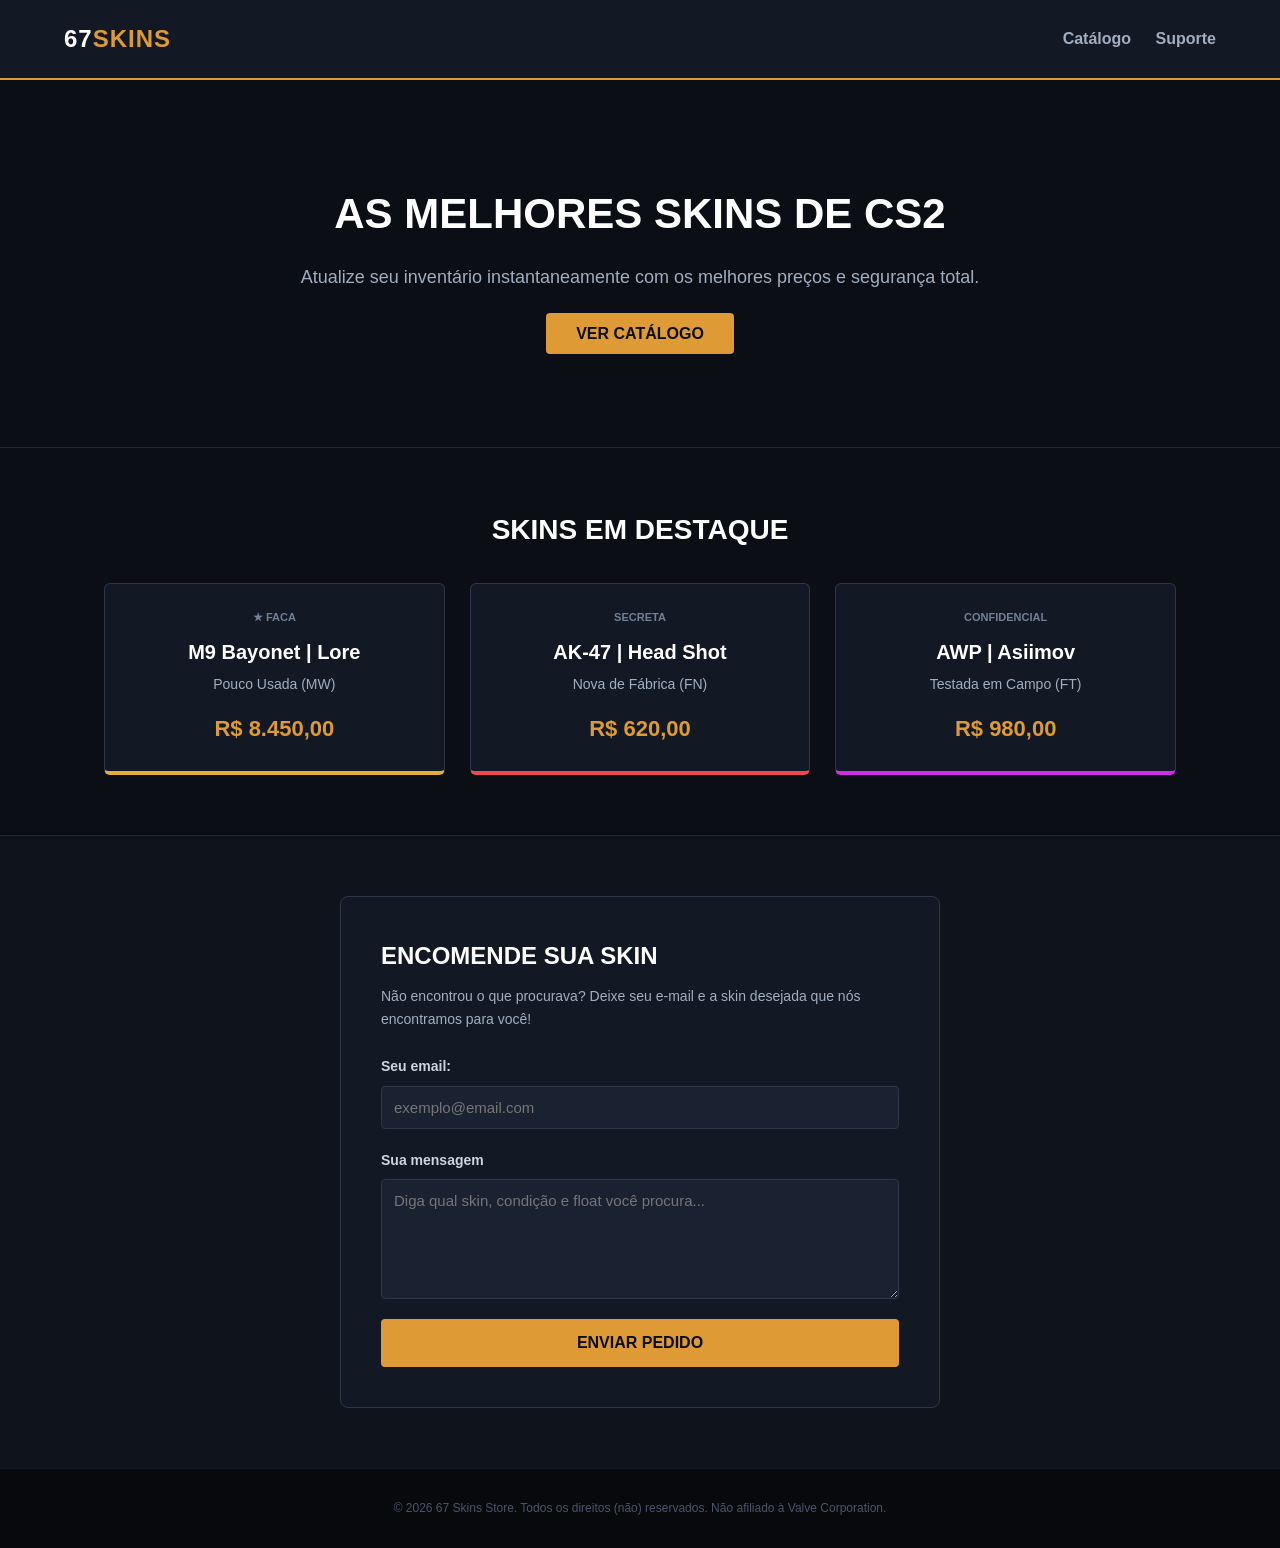
<file: index.html>
<!DOCTYPE html>
<html lang="pt-BR">
<head>
    <link rel="stylesheet" href="style.css">
    <meta charset="UTF-8">
    <meta name="viewport" content="width=device-width, initial-scale=1.0">
    <title>67 Skin Store - Compre e Venda Skins</title>
</head>
<body>

    <header>
        <div class="logo">67<span>SKINS</span></div>
        <nav>
            <a href="#catalogo">Catálogo</a>
            <a href="#contato">Suporte</a>
        </nav>
    </header>

    <section class="hero">
        <h1>As Melhores Skins de CS2</h1>
        <p>Atualize seu inventário instantaneamente com os melhores preços e segurança total.</p>
        <a href="#catalogo" class="btn-primary">Ver Catálogo</a>
    </section>

    <section id="catalogo" class="catalog">
        <h2>Skins em Destaque</h2>
        <div class="grid">
            <div class="card raridade-faca">
                <div class="skin-tag">★ Faca</div>
                <h3>M9 Bayonet | Lore</h3>
                <p class="condicao">Pouco Usada (MW)</p>
                <div class="preco">R$ 8.450,00</div>
            </div>
            <div class="card raridade-vermelha">
                <div class="skin-tag">Secreta</div>
                <h3>AK-47 | Head Shot</h3>
                <p class="condicao">Nova de Fábrica (FN)</p>
                <div class="preco">R$ 620,00</div>
            </div>
            <div class="card raridade-rosa">
                <div class="skin-tag">Confidencial</div>
                <h3>AWP | Asiimov</h3>
                <p class="condicao">Testada em Campo (FT)</p>
                <div class="preco">R$ 980,00</div>
            </div>
        </div>
    </section>

    <section id="contato" class="contact-section">
        <div class="contact-wrapper">
            <h2>Encomende sua Skin</h2>
            <p>Não encontrou o que procurava? Deixe seu e-mail e a skin desejada que nós encontramos para você!</p>
            
            <form action="https://formspree.io/f/mrenvpga" method="POST">
                <label> 
                    Seu email: 
                    <input type="email" name="email" placeholder="exemplo@email.com" required> 
                </label> 
                <label> 
                    Sua mensagem 
                    <textarea name="message" placeholder="Diga qual skin, condição e float você procura..." required></textarea> 
                </label> 
                <button type="submit">Enviar Pedido</button> 
            </form>
        </div>
    </section>

    <footer>
        <p>&copy; 2026 67 Skins Store. Todos os direitos (não) reservados. Não afiliado à Valve Corporation.</p>
    </footer>

</body>
</html>
</file>
<file: style.css>
* {
    margin: 0;
    padding: 0;
    box-sizing: border-box;
    font-family: 'Segoe UI', Tahoma, Geneva, Verdana, sans-serif;
}

body {
    background-color: #0b0e14;
    color: #e2e8f0;
    line-height: 1.6;
}

header {
    background-color: #131924;
    padding: 20px 5%;
    display: flex;
    justify-content: space-between;
    align-items: center;
    border-bottom: 2px solid #de9b35;
    position: sticky;
    top: 0;
    z-index: 1000;
}

.logo {
    font-size: 24px;
    font-weight: 800;
    letter-spacing: 1px;
    color: #fff;
}

.logo span {
    color: #de9b35;
}

nav a {
    color: #a0aec0;
    text-decoration: none;
    margin-left: 20px;
    font-weight: 600;
    transition: color 0.3s;
}

nav a:hover {
    color: #de9b35;
}

.hero {
    background: linear-gradient(rgba(11, 14, 20, 0.8), rgba(11, 14, 20, 0.95)), url('https://unsplash.com') no-repeat center/cover;
    padding: 100px 5px;
    text-align: center;
    border-bottom: 1px solid #1e293b;
}

.hero h1 {
    font-size: 42px;
    color: #fff;
    margin-bottom: 15px;
    text-transform: uppercase;
}

.hero p {
    font-size: 18px;
    color: #a0aec0;
    margin-bottom: 30px;
}

.btn-primary {
    background-color: #de9b35;
    color: #0b0e14;
    padding: 12px 30px;
    text-decoration: none;
    font-weight: bold;
    border-radius: 4px;
    text-transform: uppercase;
    transition: background 0.3s;
}

.btn-primary:hover {
    background-color: #ffb443;
}

.catalog {
    padding: 60px 5%;
    max-width: 1200px;
    margin: 0 auto;
}

.catalog h2 {
    font-size: 28px;
    margin-bottom: 30px;
    text-align: center;
    text-transform: uppercase;
    color: #fff;
}

.grid {
    display: grid;
    grid-template-columns: repeat(auto-fit, minmax(280px, 1fr));
    gap: 25px;
}

.card {
    background-color: #131924;
    border: 1px solid #2d3748;
    border-radius: 6px;
    padding: 25px;
    text-align: center;
    position: relative;
    transition: transform 0.3s, border-color 0.3s;
}

.card:hover {
    transform: translateY(-5px);
}

.raridade-faca { border-bottom: 4px solid #e4ae39; }
.raridade-vermelha { border-bottom: 4px solid #eb4b4b; }
.raridade-rosa { border-bottom: 4px solid #d32ce6; }

.skin-tag {
    font-size: 11px;
    text-transform: uppercase;
    font-weight: bold;
    color: #718096;
    margin-bottom: 10px;
}

.card h3 {
    font-size: 20px;
    color: #fff;
    margin-bottom: 5px;
}

.condicao {
    font-size: 14px;
    color: #a0aec0;
    margin-bottom: 15px;
}

.preco {
    font-size: 22px;
    font-weight: bold;
    color: #de9b35;
}

.contact-section {
    background-color: #0f141c;
    padding: 60px 5%;
    border-top: 1px solid #1e293b;
}

.contact-wrapper {
    max-width: 600px;
    margin: 0 auto;
    background-color: #131924;
    padding: 40px;
    border-radius: 8px;
    border: 1px solid #2d3748;
}

.contact-wrapper h2 {
    color: #fff;
    margin-bottom: 10px;
    text-transform: uppercase;
}

.contact-wrapper p {
    color: #a0aec0;
    margin-bottom: 25px;
    font-size: 14px;
}

form {
    display: flex;
    flex-direction: column;
    gap: 20px;
}

form label {
    display: flex;
    flex-direction: column;
    color: #cbd5e1;
    font-size: 14px;
    font-weight: 600;
    gap: 8px;
}

form input[type="email"],
form textarea {
    background-color: #1a2232;
    border: 1px solid #2d3748;
    color: #fff;
    padding: 12px;
    border-radius: 4px;
    font-size: 15px;
    transition: border-color 0.3s;
}

form input[type="email"]:focus,
form textarea:focus {
    border-color: #de9b35;
    outline: none;
}

form textarea {
    resize: vertical;
    min-height: 120px;
}

form button[type="submit"] {
    background-color: #de9b35;
    color: #0b0e14;
    border: none;
    padding: 15px;
    font-size: 16px;
    font-weight: bold;
    text-transform: uppercase;
    border-radius: 4px;
    cursor: pointer;
    transition: background 0.3s;
}

form button[type="submit"]:hover {
    background-color: #ffb443;
}

footer {
    background-color: #07090d;
    text-align: center;
    padding: 30px;
    font-size: 12px;
    color: #4a5568;
    border-top: 1px solid #131924;
}
</file>
